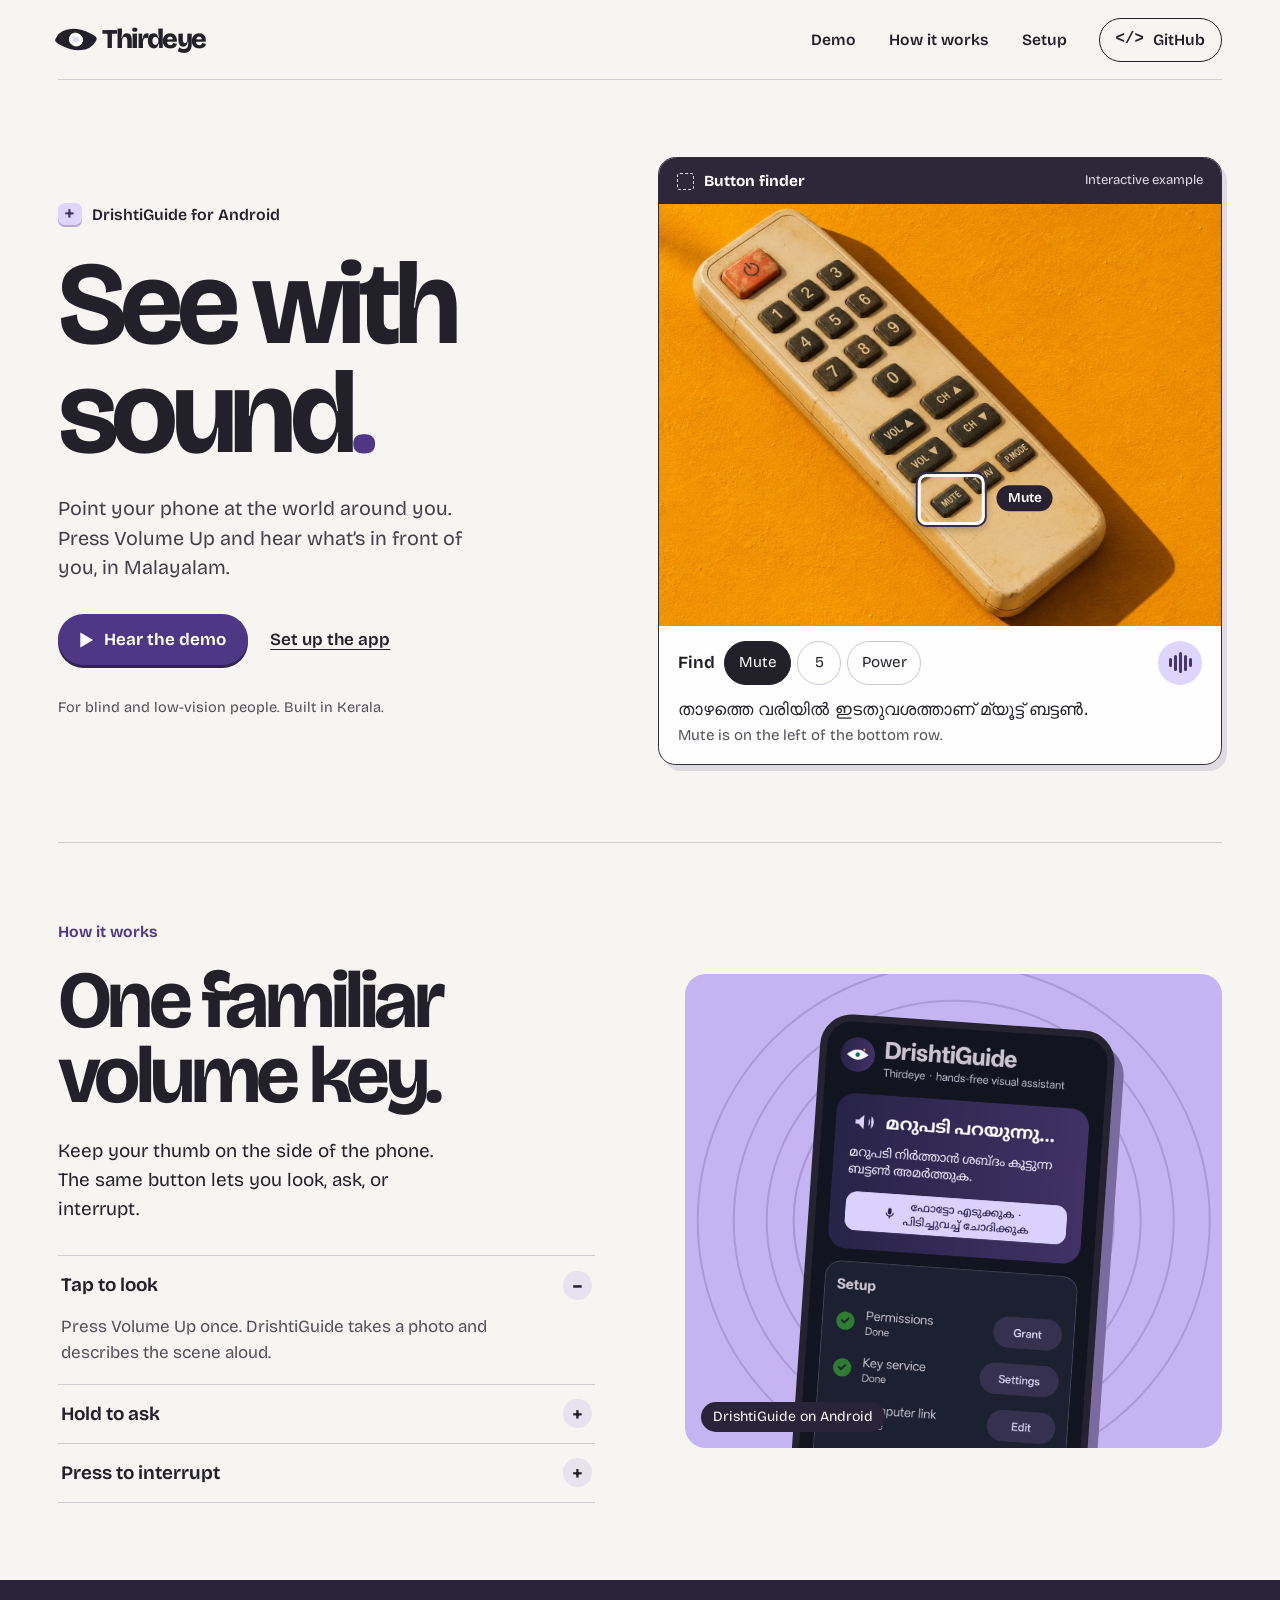
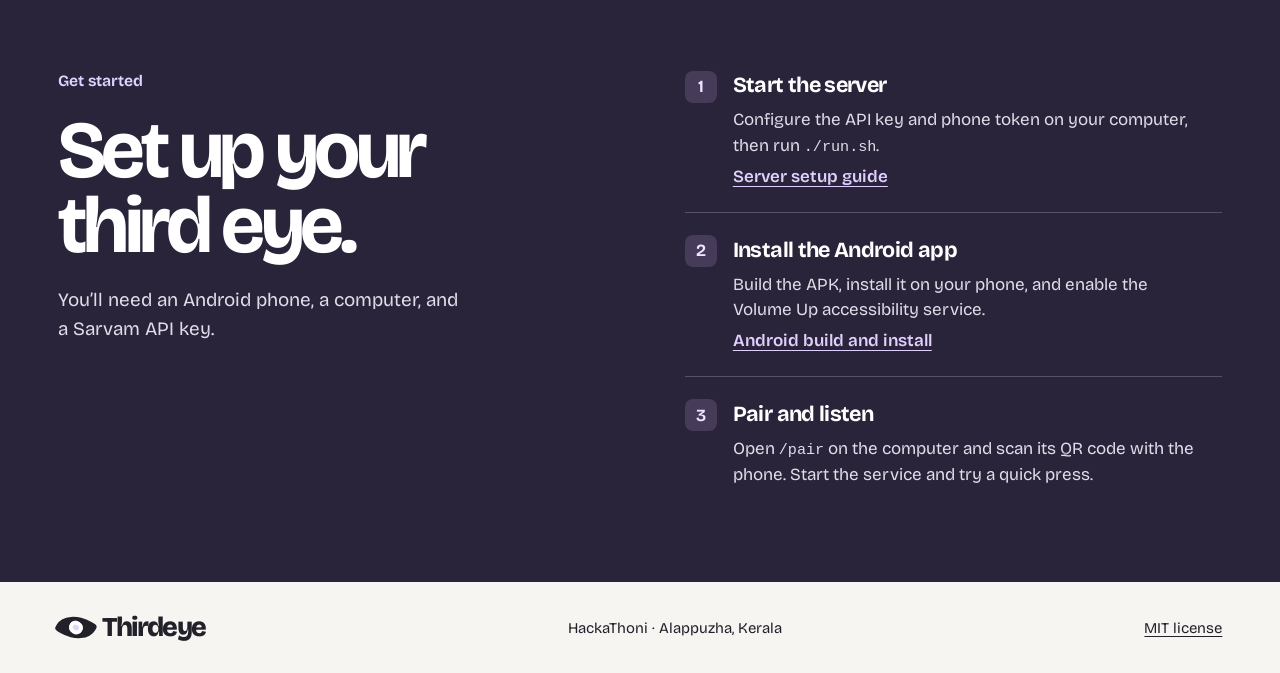
<file: docs/index.html>
<!doctype html>
<html lang="en">
<head>
  <meta charset="utf-8">
  <meta name="viewport" content="width=device-width, initial-scale=1">
  <meta name="theme-color" content="#f6f5f1">
  <meta name="description" content="DrishtiGuide turns an Android phone into a Malayalam-speaking visual assistant. Hear a button-finding example and learn how to set it up.">
  <title>Thirdeye — DrishtiGuide for Android</title>
  <link rel="preload" href="site-assets/bricolage.woff2" as="font" type="font/woff2" crossorigin>
  <link rel="stylesheet" href="site-assets/site.css">
  <noscript><style>.choices { display: none; }</style></noscript>
  <script defer src="site-assets/site.js"></script>
</head>
<body id="top">
<a href="#main" class="skip">Skip to content</a>
<header class="mast wrap">
  <a class="brand" href="#top" aria-label="Thirdeye home"><i class="eye" aria-hidden="true"></i>Thirdeye</a>
  <nav aria-label="Main navigation"><a href="#demo">Demo</a><a href="#gestures">How it works</a><a href="#setup">Setup</a></nav>
  <a class="repo" href="https://github.com/1kailas/Thirdeye"><span aria-hidden="true">&lt;/&gt;</span> GitHub</a>
</header>

<main id="main">
  <section class="hero wrap" aria-labelledby="hero-title">
    <div class="pitch">
      <p class="product"><span class="app-icon" aria-hidden="true">+</span> DrishtiGuide for Android</p>
      <h1 id="hero-title">See with<br>sound<span class="period">.</span></h1>
      <p class="intro">Point your phone at the world around you. Press Volume Up and hear what’s in front of you, in Malayalam.</p>
      <div class="hero-actions"><button class="listen" id="listen" type="button" hidden><span class="play-icon" aria-hidden="true"></span><span id="listen-label">Hear the demo</span></button><a href="#setup" class="plain-link">Set up the app</a></div>
      <p class="origin">For blind and low-vision people. Built in Kerala.</p>
    </div>

    <figure class="finder" id="demo" aria-labelledby="finder-title">
      <div class="finder-head"><span class="view-icon" aria-hidden="true"></span><strong id="finder-title">Button finder</strong><span class="example">Interactive example</span></div>
      <div class="photo">
        <img width="1448" height="1086" fetchpriority="high" src="site-assets/remote.webp" alt="An ivory TV remote on a yellow worktop. Its power button sits above the number pad, and mute is on the bottom row.">
        <span class="locator" aria-hidden="true"><i></i><b id="marker">Mute</b></span>
      </div>
      <figcaption>
        <div class="choices" aria-label="Choose a button to locate" role="group">
          <span>Find</span><button type="button" data-key="mute" aria-pressed="true">Mute</button><button type="button" data-key="five" aria-pressed="false">5</button><button type="button" data-key="power" aria-pressed="false">Power</button>
          <button id="sample-play" class="sample-play" type="button" aria-label="Play Malayalam example" hidden><i class="bars" aria-hidden="true"><i></i><i></i><i></i><i></i><i></i></i></button>
        </div>
        <div class="reply" aria-live="polite" aria-atomic="true"><p id="line-ml" lang="ml">താഴത്തെ വരിയിൽ ഇടതുവശത്താണ് മ്യൂട്ട് ബട്ടൺ.</p><p id="line-en">Mute is on the left of the bottom row.</p></div>
        <audio id="voice" controls preload="none" src="site-assets/mute.mp3" aria-label="Malayalam button guidance"></audio>
        <span role="status" class="audio-status"></span>
      </figcaption>
    </figure>
  </section>

  <section class="gestures wrap" id="gestures" aria-labelledby="gestures-title">
    <div class="gestures-copy">
      <p class="section-label">How it works</p>
      <h2 id="gestures-title">One familiar<br>volume key.</h2>
      <p>Keep your thumb on the side of the phone. The same button lets you look, ask, or interrupt.</p>
      <div class="gesture-list">
        <details name="gesture" open><summary>Tap to look</summary><p>Press Volume Up once. DrishtiGuide takes a photo and describes the scene aloud.</p></details>
        <details name="gesture"><summary>Hold to ask</summary><p>Hold Volume Up while you ask a question in Malayalam, English, or Hindi. Release it to send your question with the photo.</p></details>
        <details name="gesture"><summary>Press to interrupt</summary><p>Press Volume Up during a reply to stop playback. Use that same press to start your next request.</p></details>
      </div>
    </div>
    <figure class="phone-stage">
      <div class="sound-rings" aria-hidden="true"></div>
      <div class="handset"><img src="images/app-speaking-dark.png" loading="lazy" width="720" height="1223" alt="The DrishtiGuide Android app speaking a Malayalam reply, with the microphone control and setup checklist."></div>
      <figcaption>DrishtiGuide on Android</figcaption>
    </figure>
  </section>

  <section id="setup" class="setup">
    <div class="wrap setup-inner">
      <div><p class="section-label">Get started</p><h2>Set up your<br>third eye.</h2><p>You’ll need an Android phone, a computer, and a Sarvam API key.</p></div>
      <ol class="steps">
        <li><h3>Start the server</h3><p>Configure the API key and phone token on your computer, then run <code>./run.sh</code>.</p><a href="https://github.com/1kailas/Thirdeye#quick-start">Server setup guide</a></li>
        <li><h3>Install the Android app</h3><p>Build the APK, install it on your phone, and enable the Volume Up accessibility service.</p><a href="https://github.com/1kailas/Thirdeye/blob/main/android/README.md">Android build and install</a></li>
        <li><h3>Pair and listen</h3><p>Open <code>/pair</code> on the computer and scan its QR code with the phone. Start the service and try a quick press.</p></li>
      </ol>
    </div>
  </section>
</main>
<footer class="wrap"><a class="brand" href="#top"><i class="eye" aria-hidden="true"></i>Thirdeye</a><p>HackaThoni · Alappuzha, Kerala</p><a href="https://github.com/1kailas/Thirdeye/blob/main/LICENSE">MIT license</a></footer>
</body>
</html>
</file>
<file: docs/site-assets/site.css>
@font-face {
  font-family: Bricolage;
  src: url(bricolage.woff2) format("woff2");
  font-weight: 200 800;
  font-display: swap;
}

:root {
  --paper: #f6f5f1;
  --ink: #22212a;
  --quiet: #52505a;
  --purple: #4e3886;
  --lilac: #ddd5fb;
  --stroke: #ceccd1;
  --font: Bricolage,"Arial",sans-serif;
  color-scheme: light;
  font-family: var(--font);
  color: var(--ink);
  background: var(--paper);
}

* {
  box-sizing: border-box;
}

html {
  scroll-behavior: smooth;
}

body,figure,h1,h2,h3,p {
  margin: 0;
}

body {
  font-size: 1.0625rem;
  line-height: 1.5;
}

a {
  color: inherit;
  text-underline-offset: .22em;
  text-decoration-thickness: .08em;
}

button {
  font: inherit;
  color: inherit;
  cursor: pointer;
}

button,a,summary {
  touch-action: manipulation;
}

[hidden] {
  display: none!important;
}

:focus-visible {
  outline: 3px solid #a94002;
  outline-offset: 5px;
}

.wrap {
  width: min(91%,1320px);
  margin-inline: auto;
}

.skip {
  position: absolute;
  z-index: 5;
  left: 1rem;
  top: 0;
  transform: translateY(-140%);
  background: white;
  padding: 1rem;
}

.skip:focus {
  transform: none;
}

.mast,footer {
  display: flex;
  align-items: center;
  gap: 2rem;
}

.mast {
  min-height: 5rem;
  border-bottom: 1px solid var(--stroke);
}

.brand {
  display: inline-flex;
  gap: .55rem;
  align-items: center;
  font-size: 1.7rem;
  line-height: 1;
  font-weight: 800;
  letter-spacing: -.065em;
  text-decoration: none;
}

.eye {
  display: grid;
  place-items: center;
  width: 1.32em;
  height: .91em;
  border-radius: 80% 12% 80% 12%;
  background: var(--ink);
  transform: rotate(30deg);
}

.eye:after {
  content: "";
  width: .5em;
  height: .5em;
  border-radius: 50%;
  background: var(--lilac);
  box-shadow: inset 0 0 0 .14em #fff;
}

nav {
  margin-left: auto;
  display: flex;
  gap: clamp(1rem,2.6vw,2.8rem);
}

nav a,.repo {
  display: inline-flex;
  align-items: center;
  min-height: 44px;
  text-decoration: none;
  font-size: .98rem;
  font-weight: 600;
}

nav a:hover,.plain-link:hover,footer a:hover {
  color: var(--purple);
  text-decoration: underline;
}

.repo {
  gap: .6rem;
  border: 1px solid var(--ink);
  border-radius: 2rem;
  padding: .25rem 1rem;
}

.repo:hover {
  background: var(--ink);
  color: white;
}

.repo span {
  font-family: monospace;
}

.hero {
  display: grid;
  grid-template-columns: .95fr 1fr;
  gap: clamp(2rem,5vw,6rem);
  align-items: center;
  padding-block: clamp(3.5rem,6vw,6.5rem);
}

.product {
  display: flex;
  gap: .65rem;
  align-items: center;
  font-size: .99rem;
  font-weight: 600;
}

.app-icon {
  display: grid;
  place-items: center;
  width: 1.5rem;
  height: 1.5rem;
  line-height: 1;
  background: var(--lilac);
  box-shadow: inset 0 -2px 0 #b4a6d8;
  border-radius: .43rem;
  color: #44316a;
  font-size: 1.3rem;
}

h1,h2 {
  font-weight: 700;
  letter-spacing: -.055em;
  line-height: .93;
  text-wrap: balance;
}

h1 {
  font-size: clamp(5.4rem,9.2vw,9.4rem);
  margin: 1.45rem 0 1.6rem;
  font-variation-settings: "opsz" 90;
}

.period {
  color: var(--purple);
}

.intro {
  font-size: clamp(1.16rem,1.55vw,1.48rem);
  line-height: 1.48;
  max-width: 32ch;
  color: #423f48;
}

.hero-actions {
  display: flex;
  align-items: center;
  flex-wrap: wrap;
  gap: 1.4rem;
  margin-top: 2rem;
}

.listen {
  min-height: 51px;
  background: var(--purple);
  color: white;
  padding: .75rem 1.35rem;
  display: inline-flex;
  align-items: center;
  gap: .7rem;
  font-weight: 650;
  border: 0;
  border-radius: 2rem;
  box-shadow: 0 3px 0 #31244e;
  transition: transform .18s,background .18s;
}

.listen:hover {
  background: #3d276f;
  transform: translateY(-2px);
}

.listen:active {
  transform: translateY(1px);
}

.play-icon {
  width: .87rem;
  height: .95rem;
  background: currentColor;
  clip-path: polygon(8% 0,100% 50%,8% 100%);
}

.playing .play-icon {
  clip-path: polygon(0 0,32% 0,32% 100%,65% 100%,65% 0,100% 0,100% 100%,0 100%);
}

.plain-link {
  display: inline-flex;
  align-items: center;
  min-height: 44px;
  font-weight: 600;
}

.origin {
  font-size: .91rem;
  color: var(--quiet);
  margin-top: 2rem;
}

.finder {
  --target-x: 52%;
  --target-y: 70%;
  border: 1px solid #302d3b;
  border-radius: 1.1rem;
  overflow: hidden;
  background: #fffeff;
  box-shadow: 5px 6px 0 #dedbe2;
  scroll-margin-top: 1rem;
}

.finder-head {
  background: #2d2739;
  color: #fff;
  display: flex;
  align-items: center;
  gap: .62rem;
  padding: .74rem 1.15rem;
  font-size: .96rem;
}

.view-icon {
  width: 1.05rem;
  height: 1.05rem;
  border: 1.5px dashed #e4dcfa;
  border-radius: 3px;
}

.example {
  margin-left: auto;
  color: #e1dce9;
  font-size: .82rem;
}

.photo {
  position: relative;
  aspect-ratio: 4/3;
  overflow: hidden;
  background: #e6a121;
}

.photo img {
  display: block;
  width: 100%;
  height: 100%;
  object-fit: cover;
}

.locator {
  position: absolute;
  left: 0;
  top: 0;
  width: 100%;
  height: 100%;
  pointer-events: none;
  transform: translate(var(--target-x),var(--target-y));
  transition: transform .55s cubic-bezier(.2,.8,.2,1);
}

.locator i {
  position: absolute;
  transform: translate(-50%,-50%);
  width: 12%;
  height: 12%;
  border: 3px solid white;
  border-radius: .55rem;
  box-shadow: 0 0 0 2px #352c4e,0 3px 10px #0005;
}

.locator b {
  position: absolute;
  top: -.9rem;
  left: 8%;
  background: #282230;
  color: white;
  border-radius: 2rem;
  padding: .18rem .7rem;
  font-weight: 650;
  font-size: .85rem;
}

.finder figcaption {
  padding: .9rem 1.2rem 1.1rem;
}

.choices {
  display: flex;
  align-items: center;
  gap: .38rem;
}

.choices>span {
  font-weight: 650;
  margin-right: .2rem;
}

.choices button {
  min-width: 44px;
  min-height: 44px;
  border: 1px solid #ccc7d4;
  background: transparent;
  border-radius: 1.5rem;
  padding: .2rem .84rem;
  font-size: .95rem;
}

.choices button:hover {
  background: #ece8f3;
}

.choices button[aria-pressed=true] {
  background: var(--ink);
  border-color: var(--ink);
  color: #fff;
}

.choices .sample-play {
  margin-left: auto;
  display: grid;
  place-items: center;
  background: var(--lilac);
  border: 0;
  width: 44px;
  padding: 0;
}

.bars {
  display: flex;
  gap: 2px;
  align-items: center;
  height: 21px;
}

.bars i {
  width: 3px;
  border-radius: 2px;
  background: #493568;
  height: 45%;
}

.bars i:nth-child(2),.bars i:nth-child(4) {
  height: 75%;
}

.bars i:nth-child(3) {
  height: 100%;
}

.playing .bars i {
  animation: wave .66s ease-in-out infinite alternate;
}

.playing .bars i:nth-child(even) {
  animation-delay: -.38s;
}

@keyframes wave {
  to {
    transform: scaleY(.35);
  }
}

.reply {
  margin-top: .72rem;
}

.reply [lang=ml] {
  font-family: "Noto Sans Malayalam",system-ui,sans-serif;
  font-size: 1.05rem;
  line-height: 1.65;
}

#line-en,.audio-status {
  font-size: .94rem;
  color: var(--quiet);
}

audio {
  max-width: 100%;
  margin-top: .75rem;
}

audio:not([controls]) {
  display: none;
}

.section-label {
  font-weight: 650;
  font-size: .98rem;
  color: var(--purple);
  margin-bottom: 1.25rem;
}

h2 {
  font-size: clamp(3.4rem,6.3vw,6rem);
}

.gestures {
  display: grid;
  grid-template-columns: 1fr 1fr;
  gap: clamp(2rem,7vw,6.5rem);
  align-items: center;
  padding-block: clamp(3rem,6vw,6rem);
  border-top: 1px solid var(--stroke);
}

.gestures-copy>p:not(.section-label),.setup-inner>div>p:last-child {
  margin-top: 1.4rem;
  max-width: 34ch;
  font-size: 1.18rem;
  line-height: 1.55;
}

.gesture-list {
  margin-top: 2rem;
}

details {
  border-top: 1px solid var(--stroke);
}

details:last-child {
  border-bottom: 1px solid var(--stroke);
}

summary {
  list-style: none;
  cursor: pointer;
  display: flex;
  align-items: center;
  justify-content: space-between;
  min-height: 58px;
  padding: .7rem .2rem;
  font-size: 1.18rem;
  font-weight: 650;
}

summary::-webkit-details-marker {
  display: none;
}

summary:after {
  content: "+";
  display: grid;
  place-items: center;
  width: 1.8rem;
  height: 1.8rem;
  border-radius: 50%;
  background: #e6e2ee;
  font-size: 1.3rem;
}

details[open] summary:after {
  content: "−";
}

summary:hover {
  color: var(--purple);
}

details p {
  color: var(--quiet);
  padding: 0 2rem 1.15rem .2rem;
  max-width: 45ch;
}

details[open] p {
  animation: arrive .25s ease-out;
}

.phone-stage {
  isolation: isolate;
  position: relative;
  overflow: hidden;
  display: flex;
  justify-content: center;
  align-items: flex-end;
  border-radius: 1.3rem;
  background: #c4b5f2;
  height: clamp(26rem,37vw,35rem);
  padding-top: 2rem;
}

.handset {
  display: flex;
  align-self: flex-start;
  width: min(60%,295px);
  background: #171724;
  border: 7px solid #262331;
  border-radius: 2rem;
  box-shadow: 10px 12px 0 #796b9e;
  overflow: hidden;
  transform: rotate(4deg) translateY(1rem);
  position: relative;
}

.handset img {
  width: 100%;
  height: auto;
}

.sound-rings {
  position: absolute;
  top: 52%;
  left: 50%;
  width: 60%;
  aspect-ratio: 1;
  border: 2px solid #a897d4;
  border-radius: 50%;
  transform: translate(-50%,-50%);
  box-shadow: 0 0 0 25px #c4b5f2,0 0 0 27px #aa99d6,0 0 0 58px #c4b5f2,0 0 0 60px #aa99d6,0 0 0 94px #c4b5f2,0 0 0 96px #aa99d6;
}

.phone-stage figcaption {
  position: absolute;
  bottom: 1rem;
  left: 1rem;
  margin: 0;
  padding: .28rem .75rem;
  border-radius: 1rem;
  font-size: .88rem;
  background: #292439;
  color: white;
}

.setup {
  background: #292439;
  color: white;
}

.setup-inner {
  display: grid;
  grid-template-columns: 1fr 1fr;
  gap: clamp(2rem,7vw,6.5rem);
  padding-block: clamp(3.4rem,7vw,7rem);
}

.setup .section-label {
  color: #dfd3ff;
}

.setup-inner>div>p:last-child,.steps p {
  color: #e1dce9;
}

.steps {
  list-style: none;
  counter-reset: step;
  margin: 0;
  padding: 0;
}

.steps li {
  counter-increment: step;
  position: relative;
  padding: 0 0 1.4rem 3rem;
  margin-bottom: 1.3rem;
  border-bottom: 1px solid #585063;
}

.steps li:last-child {
  border: 0;
  padding-bottom: 0;
  margin-bottom: 0;
}

.steps li:before {
  content: counter(step);
  position: absolute;
  top: .1rem;
  left: 0;
  background: #463c59;
  color: #eee7ff;
  display: grid;
  place-items: center;
  width: 2rem;
  height: 2rem;
  border-radius: 8px;
  font-weight: 650;
}

.steps h3 {
  font-size: 1.35rem;
  letter-spacing: -.03em;
}

.steps p {
  margin: .35rem 0;
  max-width: 43ch;
}

.steps a {
  color: #e1cfff;
  font-weight: 600;
}

.steps a:hover {
  color: white;
}

code {
  font-size: .89em;
}

footer {
  justify-content: space-between;
  flex-wrap: wrap;
  padding-block: 2rem;
  gap: 1rem;
}

footer p,footer>a:last-child {
  font-size: .93rem;
}

@keyframes arrive {
  from {
    opacity: 0;
    transform: translateY(10px);
  }
  to {
    opacity: 1;
    transform: translateY(0);
  }
}

@media(prefers-reduced-motion:no-preference) {
  .pitch {
    animation: arrive .55s ease-out;
  }
  .finder {
    animation: arrive .7s ease-out;
  }
}

@media(max-width:850px) {
  .hero {
    gap: 2rem;
  }
  .mast {
    gap: 1.3rem;
  }
  h1 {
    font-size: clamp(4.8rem,10vw,6.8rem);
  }
  .origin {
    margin-top: 1.5rem;
  }
  .hero-actions {
    gap: .9rem;
  }
  .choices button {
    padding-inline: .62rem;
  }
}

@media(max-width:720px) {
  .mast {
    min-height: 4.4rem;
    gap: .8rem;
    flex-wrap: wrap;
    padding-block: .55rem;
  }
  .brand {
    font-size: 1.48rem;
  }
  nav {
    gap: 1rem;
  }
  .repo {
    padding-inline: .7rem;
  }
  .hero,.gestures,.setup-inner {
    grid-template-columns: 1fr;
  }
  .hero {
    padding-top: 2.8rem;
    gap: 2rem;
  }
  .intro {
    max-width: 38ch;
  }
  h1 {
    font-size: clamp(5rem,15vw,6.8rem);
    margin-block: 1rem;
  }
  .origin {
    margin-top: 1.25rem;
  }
  .hero-actions {
    margin-top: 1.4rem;
  }
  .finder {
    max-width: 36rem;
  }
  .phone-stage {
    height: 27rem;
  }
  .handset {
    max-width: 250px;
  }
  .gestures,.setup-inner {
    gap: 2rem;
  }
  footer {
    justify-content: flex-start;
  }
  footer p {
    margin-left: auto;
  }
}

@media(max-width:480px) {
  .mast nav {
    order: 3;
    flex-basis: 100%;
    margin: 0;
    border-top: 1px solid var(--stroke);
    justify-content: space-between;
  }
  .mast {
    gap: .35rem;
  }
  .repo {
    margin-left: auto;
  }
  .finder figcaption {
    padding: .85rem;
  }
  .finder-head {
    padding-inline: .85rem;
  }
  .choices {
    gap: .22rem;
  }
  .gestures h2 {
    font-size: 3.4rem;
  }
  footer p {
    width: 100%;
    order: 3;
  }
  footer>a:last-child {
    margin-left: auto;
  }
}

@media(prefers-reduced-motion:reduce) {
  html {
    scroll-behavior: auto;
  }
  *,*::before,*::after {
    animation: none!important;
    transition: none!important;
  }
}
</file>
